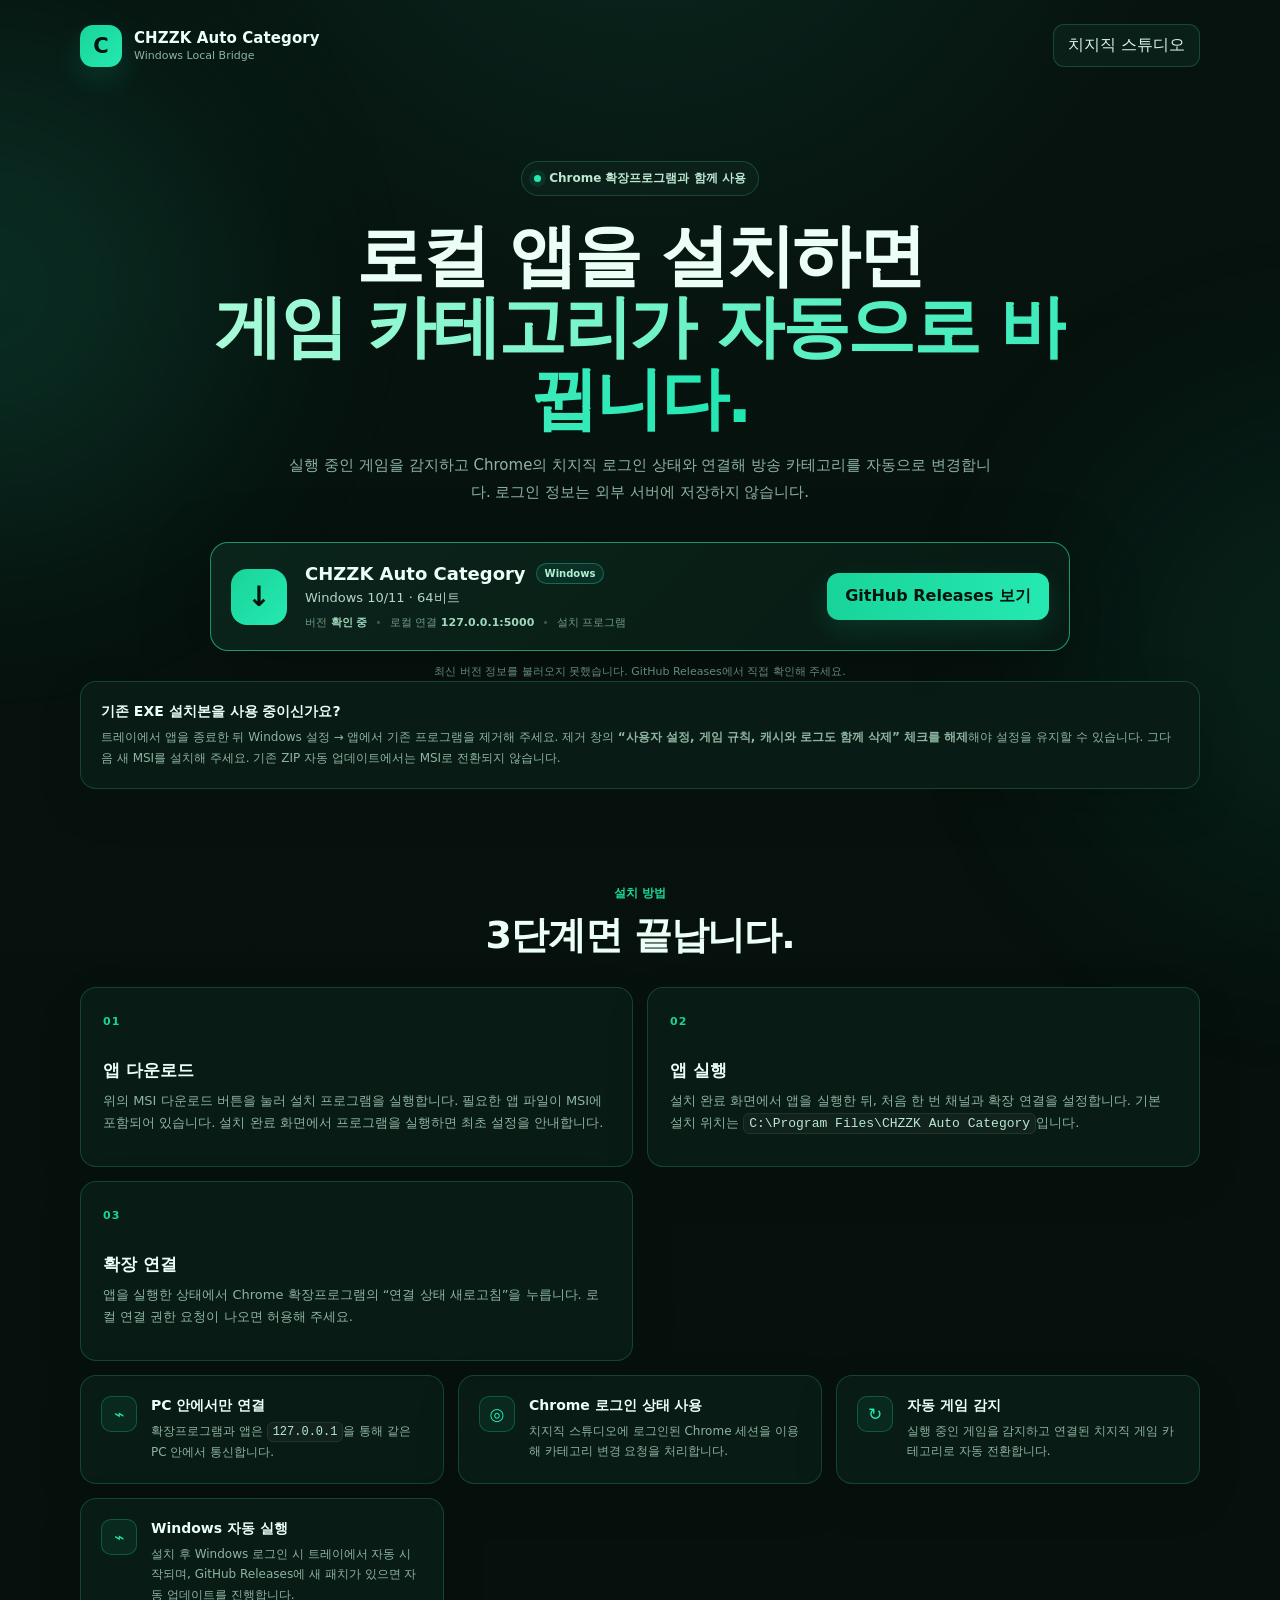
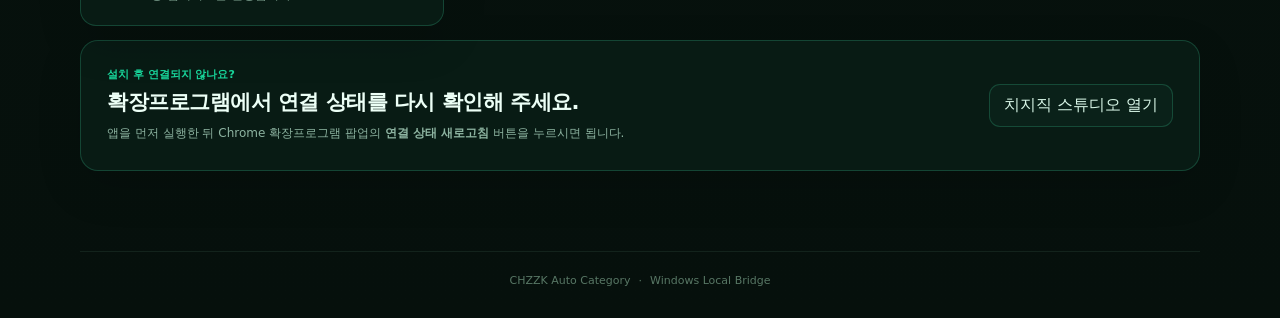
<file: download/index.html>
<!doctype html>
<html lang="ko">
<head>
  <meta charset="utf-8">
  <meta name="viewport" content="width=device-width, initial-scale=1">
  <meta name="theme-color" content="#07130f">
  <meta name="description" content="CHZZK Auto Category Windows 앱 다운로드">
  <title>CHZZK Auto Category 다운로드</title>
  <link rel="stylesheet" href="style.css">
</head>
<body>
  <div class="glow glow-one"></div>
  <div class="glow glow-two"></div>

  <header class="topbar">
    <a class="brand" href="/" aria-label="CHZZK Auto Category 홈">
      <span class="brand-mark">C</span>
      <span class="brand-copy">
        <strong>CHZZK Auto Category</strong>
        <small>Windows Local Bridge</small>
      </span>
    </a>
    <a class="ghost-link" href="https://studio.chzzk.naver.com/" target="_blank" rel="noreferrer">치지직 스튜디오</a>
  </header>

  <main class="page-shell">
    <section class="hero">
      <div class="eyebrow"><span class="dot"></span> Chrome 확장프로그램과 함께 사용</div>
      <h1>로컬 앱을 설치하면<br><span>게임 카테고리가 자동으로 바뀝니다.</span></h1>
      <p class="hero-copy">
        실행 중인 게임을 감지하고 Chrome의 치지직 로그인 상태와 연결해 방송 카테고리를 자동으로 변경합니다.
        로그인 정보는 외부 서버에 저장하지 않습니다.
      </p>

      <div class="download-card">
        <div class="download-icon" aria-hidden="true">↓</div>
        <div class="download-copy">
          <div class="download-title-row">
            <h2>CHZZK Auto Category</h2>
            <span class="badge">Windows</span>
          </div>
          <p>Windows 10/11 · 64비트</p>
          <div class="meta">
            <span>버전 <strong id="versionText">확인 중</strong></span>
            <span class="separator">•</span>
            <span>로컬 연결 <strong>127.0.0.1:5000</strong></span>
            <span class="separator">•</span>
            <span id="sizeText">설치 프로그램</span>
          </div>
        </div>
        <a id="downloadButton" class="download-button" href="https://github.com/chzzk-dev/CHZZK-Auto-Category/releases">
          MSI 다운로드
        </a>
      </div>

      <p class="download-note">
        <span id="releaseState">GitHub Releases에서 최신 Windows 설치 파일을 확인하고 있습니다.</span>
      </p>
    </section>

    <section class="info-card" aria-labelledby="migration-title">
      <div>
        <h3 id="migration-title">기존 EXE 설치본을 사용 중이신가요?</h3>
        <p>트레이에서 앱을 종료한 뒤 Windows 설정 → 앱에서 기존 프로그램을 제거해 주세요.
          제거 창의 <strong>“사용자 설정, 게임 규칙, 캐시와 로그도 함께 삭제” 체크를 해제</strong>해야 설정을 유지할 수 있습니다.
          그다음 새 MSI를 설치해 주세요. 기존 ZIP 자동 업데이트에서는 MSI로 전환되지 않습니다.</p>
      </div>
    </section>

    <section class="steps" aria-labelledby="steps-title">
      <div class="section-heading">
        <p>설치 방법</p>
        <h2 id="steps-title">3단계면 끝납니다.</h2>
      </div>

      <div class="step-grid">
        <article class="step-card">
          <span class="step-number">01</span>
          <h3>앱 다운로드</h3>
          <p>위의 MSI 다운로드 버튼을 눌러 설치 프로그램을 실행합니다. 필요한 앱 파일이 MSI에 포함되어 있습니다. 설치 완료 화면에서 프로그램을 실행하면 최초 설정을 안내합니다.</p>
        </article>
        <article class="step-card">
          <span class="step-number">02</span>
          <h3>앱 실행</h3>
          <p>설치 완료 화면에서 앱을 실행한 뒤, 처음 한 번 채널과 확장 연결을 설정합니다. 기본 설치 위치는 <code>C:\Program Files\CHZZK Auto Category</code>입니다.</p>
        </article>
        <article class="step-card">
          <span class="step-number">03</span>
          <h3>확장 연결</h3>
          <p>앱을 실행한 상태에서 Chrome 확장프로그램의 “연결 상태 새로고침”을 누릅니다. 로컬 연결 권한 요청이 나오면 허용해 주세요.</p>
        </article>
      </div>
    </section>

    <section class="info-grid">
      <article class="info-card">
        <div class="info-icon">⌁</div>
        <div>
          <h3>PC 안에서만 연결</h3>
          <p>확장프로그램과 앱은 <code>127.0.0.1</code>을 통해 같은 PC 안에서 통신합니다.</p>
        </div>
      </article>
      <article class="info-card">
        <div class="info-icon">◎</div>
        <div>
          <h3>Chrome 로그인 상태 사용</h3>
          <p>치지직 스튜디오에 로그인된 Chrome 세션을 이용해 카테고리 변경 요청을 처리합니다.</p>
        </div>
      </article>
      <article class="info-card">
        <div class="info-icon">↻</div>
        <div>
          <h3>자동 게임 감지</h3>
          <p>실행 중인 게임을 감지하고 연결된 치지직 게임 카테고리로 자동 전환합니다.</p>
        </div>
      </article>
      <article class="info-card">
        <div class="info-icon">⌁</div>
        <div>
          <h3>Windows 자동 실행</h3>
          <p>설치 후 Windows 로그인 시 트레이에서 자동 시작되며, GitHub Releases에 새 패치가 있으면 자동 업데이트를 진행합니다.</p>
        </div>
      </article>
    </section>

    <section class="help-card">
      <div>
        <p class="help-kicker">설치 후 연결되지 않나요?</p>
        <h2>확장프로그램에서 연결 상태를 다시 확인해 주세요.</h2>
        <p>앱을 먼저 실행한 뒤 Chrome 확장프로그램 팝업의 <strong>연결 상태 새로고침</strong> 버튼을 누르시면 됩니다.</p>
      </div>
      <a class="secondary-button" href="https://studio.chzzk.naver.com/" target="_blank" rel="noreferrer">치지직 스튜디오 열기</a>
    </section>
  </main>

  <footer>
    <span>CHZZK Auto Category</span>
    <span>·</span>
    <span>Windows Local Bridge</span>
  </footer>

  <script src="app.js"></script>
</body>
</html>
</file>
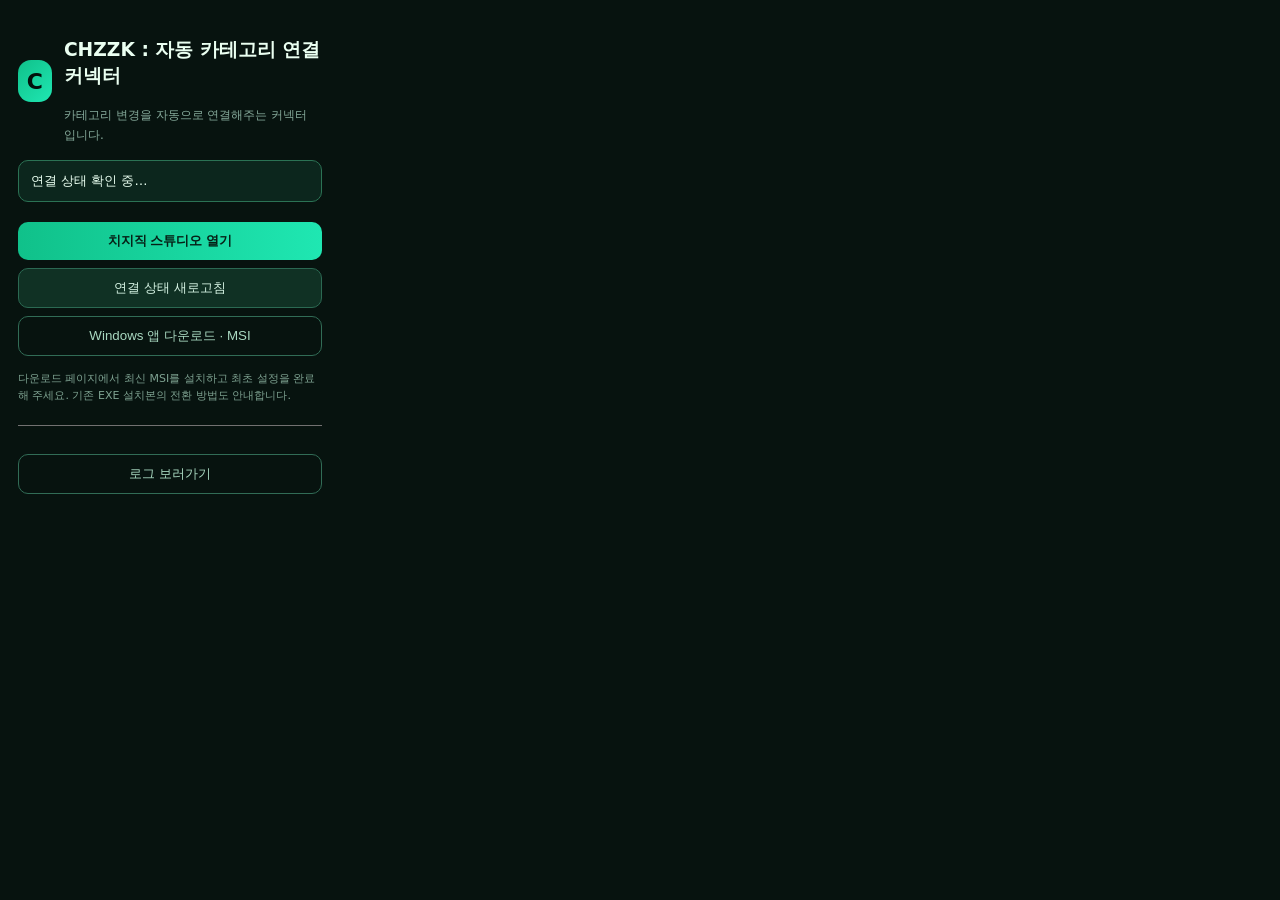
<file: extension/popup.html>
<!doctype html>
<html lang="ko">
<head>
  <meta charset="utf-8">
  <meta name="viewport" content="width=device-width, initial-scale=1">
  <title>CHZZK : 자동 카테고리 연결 커넥터</title>
  <link rel="stylesheet" href="popup.css">
</head>
<body>
  <main>
    <div class="brand">
      <div class="logo">C</div>
      <div>
        <h3>CHZZK : 자동 카테고리 연결 커넥터</h3>
        <p>카테고리 변경을 자동으로 연결해주는 커넥터</p>
        <p>입니다.</p>
      </div>
    </div>


    <div class="status" id="status">연결 상태 확인 중…</div>

    <button id="studio" class="primary">치지직 스튜디오 열기</button>
    <button id="refresh">연결 상태 새로고침</button>
    <button id="downloadApp" class="download">Windows 앱 다운로드 · MSI</button>
    <p class="hint">다운로드 페이지에서 최신 MSI를 설치하고 최초 설정을 완료해 주세요. 기존 EXE 설치본의 전환 방법도 안내합니다.</p>
    <hr style="margin: 20px 0; border: none; border-top: 1px solid #727171;">
    <button id="log" class="download">로그 보러가기</button>
  </main>
  <script src="popup.js"></script>
</body>
</html>
</file>
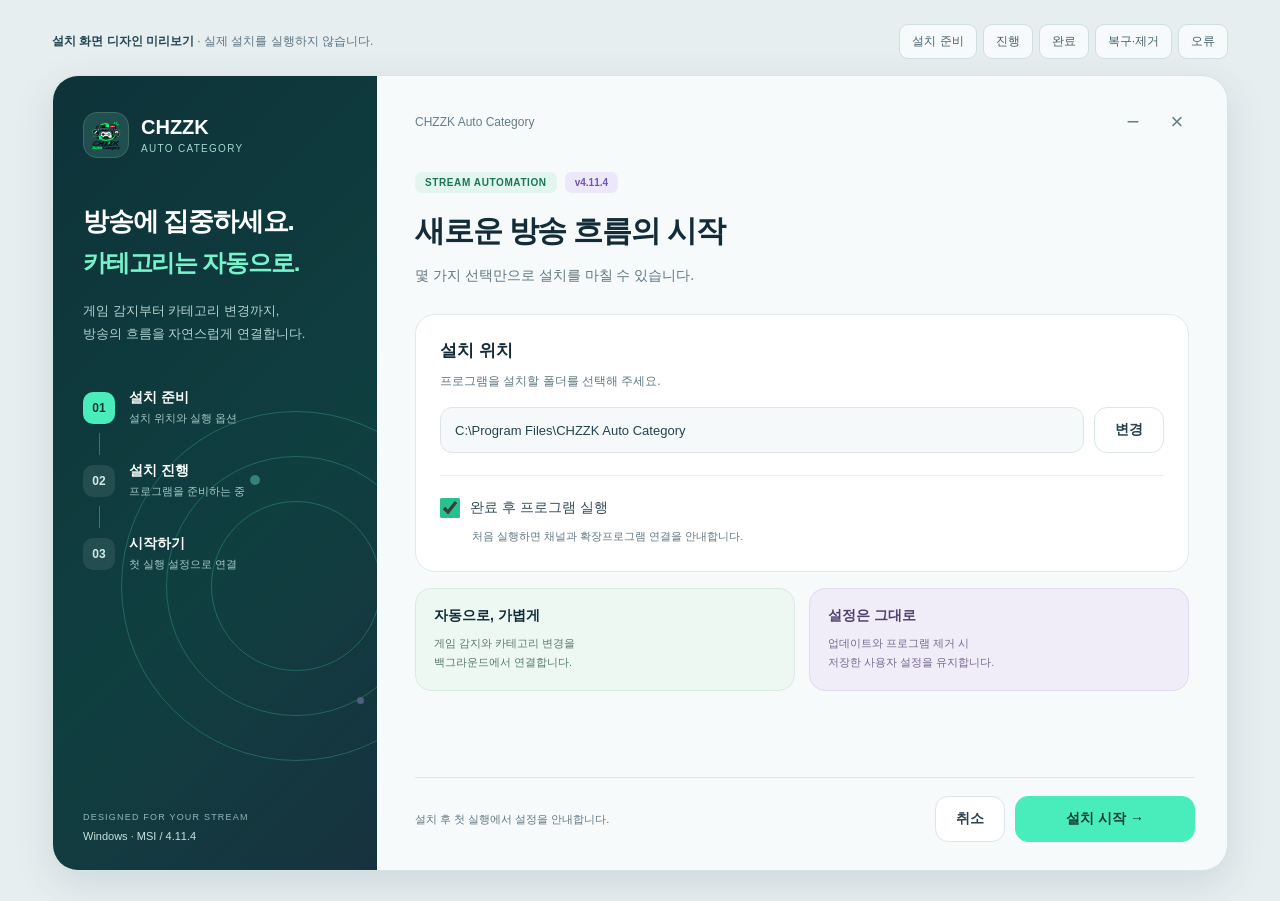
<file: installer/modern-ui/design-preview.html>
<!doctype html>
<html lang="ko">
<head>
<meta charset="utf-8">
<meta name="viewport" content="width=device-width,initial-scale=1">
<title>CHZZK 설치 화면 디자인 미리보기</title>
<style>
*{box-sizing:border-box}body{margin:0;background:#e7eef0;color:#132c37;font-family:"Malgun Gothic","Noto Sans KR",sans-serif;font-size:14px}button,input{font:inherit}button{cursor:pointer}button:focus-visible,input:focus-visible{outline:3px solid #9076df;outline-offset:3px}.preview-toolbar{width:1176px;margin:24px auto 16px;display:flex;justify-content:space-between;align-items:center;gap:20px;color:#5c7480;font-size:12px}.preview-toolbar strong{color:#234753}.tabs{display:flex;gap:6px}.tabs button{padding:8px 12px;background:#f7fafb;border:1px solid #cfdee2;border-radius:9px;color:#46626d}.tabs button:hover{background:#fff}.shell{width:1176px;height:796px;display:grid;grid-template-columns:324px 1fr;margin:0 auto 30px;border:1px solid #d3e5e4;border-radius:26px;background:#f6fafb;box-shadow:0 12px 38px #183f4020;overflow:hidden}.sidebar{position:relative;background:linear-gradient(135deg,#0d3339,#103f40 60%,#17323e);padding:36px 30px 28px;overflow:hidden;display:flex;flex-direction:column}.brand{display:flex;gap:12px;align-items:center;z-index:1}.logo{height:46px;width:46px;border-radius:14px;background:#214f50;border:1px solid #3b6b62;display:grid;place-items:center}.logo img{width:32px;height:32px}.brand-name{font-size:20px;font-weight:800;color:white}.brand-sub{font-size:10px;color:#a4d8ce;letter-spacing:1.3px;margin-top:4px}.hero{margin-top:46px;z-index:1}.hero h2{font-size:26px;margin:0;font-weight:800;color:white;letter-spacing:-1.2px}.hero h2 span{display:block;color:#78f3cc;font-size:24px;margin-top:8px}.hero p{font-size:13px;line-height:23px;color:#b4d2d0;margin:20px 0 0}.steps{margin-top:44px;z-index:1}.step{display:flex;gap:14px;align-items:center}.step .number{width:32px;height:32px;border-radius:10px;background:#244d50;color:#d0ebe5;display:grid;place-items:center;font-size:12px;font-weight:800}.step.active .number{background:#49edbb;color:#0d3930}.step strong{color:white;font-size:14px}.step small{display:block;color:#a6c9c6;font-size:11px;margin-top:4px}.connector{width:1px;height:22px;background:#476e69;margin:7px 0 7px 16px}.orbits{position:absolute;left:68px;top:335px;width:350px;height:350px;opacity:.35;pointer-events:none}.orbit{position:absolute;inset:0;border:1px solid #45b995;border-radius:50%}.orbit:nth-child(2){inset:45px}.orbit:nth-child(3){inset:90px}.dot{width:10px;height:10px;background:#80ffda;border-radius:50%;position:absolute;left:129px;top:64px}.dot:last-child{width:7px;height:7px;background:#bba7ff;left:236px;top:286px}.side-footer{margin-top:auto;z-index:1;color:#c7e2dc;font-size:11px}.side-footer small{display:block;font-size:9px;color:#8dbab6;letter-spacing:1.2px;margin-bottom:8px}.main{padding:24px 32px 28px 38px;display:flex;flex-direction:column;min-width:0}.titlebar{height:44px;display:flex;justify-content:space-between;align-items:center;color:#677f88;font-size:12px}.window-buttons{display:flex;gap:8px}.window-buttons button{background:none;border:0;color:#677f88;width:36px;height:32px;font-size:22px;border-radius:10px}.window-buttons button:hover{background:#e6edef}.header{margin:28px 0 26px}.badges{display:flex;gap:8px}.badge{background:#e3f5ef;color:#187755;font-size:10px;font-weight:800;letter-spacing:.6px;padding:5px 10px;border-radius:7px}.badge.version{background:#ece8fa;color:#7252b6;letter-spacing:0}.header h1{font-size:30px;line-height:1.4;font-weight:800;margin:17px 0 0;letter-spacing:-1.2px}.header p{color:#607782;margin:12px 0 0;font-size:14px;line-height:1.7}.content{flex:1;overflow:auto;padding-right:6px}.card{background:white;border:1px solid #e0e9ed;border-radius:20px;padding:24px}.card h3{font-size:17px;margin:0;font-weight:800}.help{font-size:12px;color:#607782;margin:9px 0 16px;line-height:1.7}.path-row{display:flex;gap:10px}.path-row input{flex:1;min-width:0;padding:14px;border:1px solid #dce6e9;border-radius:12px;background:#f5f9fa;color:#27434e;font-size:13px}.button{background:white;color:#27434e;border:1px solid #dce6e9;padding:12px 20px;border-radius:13px;font-weight:700;min-height:46px}.button:hover{filter:brightness(.97)}.button.primary{background:#49edbb;border-color:#49edbb;color:#10392e;min-width:180px}.button.danger{background:#fad9e1;border-color:#fad9e1;color:#9f3050}.rule{height:1px;background:#eaf0f2;margin:22px 0 22px}.check-row{display:flex;gap:10px;align-items:center;color:#344d59}.check-row input{accent-color:#27c18e;width:20px;height:20px;margin:0}.check-help{font-size:11px;color:#607782;margin:9px 0 0 32px;line-height:1.8}.features{display:grid;grid-template-columns:1fr 1fr;gap:14px;margin-top:16px}.feature{padding:18px;border-radius:16px;border:1px solid #d8ece1;background:#edf8f3}.feature strong{font-size:14px}.feature p{font-size:11px;line-height:19px;color:#59776d;margin:9px 0 0}.feature.purple{background:#f0edf9;border-color:#e1daf1;color:#51416e}.feature.purple p{color:#75698d}.maintenance{display:flex;gap:10px;margin-top:18px}.maintenance button:last-child{color:#ab3655;border-color:#e9cbd4}.footer{border-top:1px solid #dde8eb;padding-top:18px;margin-top:24px;display:flex;align-items:center;justify-content:space-between;gap:16px}.footer small{color:#607782;font-size:11px;line-height:1.7}.footer-actions{display:flex;gap:10px;flex-shrink:0}.progress-header{display:flex;justify-content:space-between;gap:12px;font-size:18px;font-weight:800}.percent{color:#178262}.track{height:10px;border-radius:5px;background:#e9f1ef;margin-top:28px;overflow:hidden}.fill{height:100%;width:62%;background:linear-gradient(90deg,#32dca5,#79ecc7);transition:width .25s;border-radius:5px}.current-action{font-size:13px;color:#607782;margin-top:20px}.info-box{background:#f4f8f9;border-radius:12px;padding:16px;margin-top:28px;line-height:1.8;font-size:12px}.info-box small{color:#607782;display:block;font-size:11px;margin-bottom:7px}.progress-note{color:#607782;font-size:12px;margin:18px 4px}.glyph{width:60px;height:60px;border-radius:20px;background:#dcf8ea;color:#12845a;display:grid;place-items:center;font-size:30px;font-weight:800}.result-title{font-size:23px;font-weight:800;margin-top:22px}.result-desc{color:#607782;line-height:24px;margin-top:14px}.error-glyph{background:#fae5eb;color:#b63e5c}[hidden]{display:none!important}.preview-message{display:none;color:#a43b56;font-size:11px;margin:12px 0 0}.shell[data-stage="progress"] .step:nth-of-type(3) .number,.shell[data-stage="completed"] .step .number{background:#49edbb;color:#0d3930}@media(max-width:1210px){body{overflow-x:auto}.preview-toolbar,.shell{margin-left:16px;margin-right:16px}}
</style>
</head>
<body>
<div class="preview-toolbar"><div><strong>설치 화면 디자인 미리보기</strong> · 실제 설치를 실행하지 않습니다.</div><div class="tabs"><button data-preview="setup">설치 준비</button><button data-preview="progress">진행</button><button data-preview="completed">완료</button><button data-preview="maintenance">복구·제거</button><button data-preview="failed">오류</button></div></div>
<div class="shell" data-stage="setup">
<aside class="sidebar">
<div class="brand"><div class="logo"><img id="app-icon" alt="앱 로고"></div><div><div class="brand-name">CHZZK</div><div class="brand-sub">AUTO CATEGORY</div></div></div>
<div class="hero"><h2>방송에 집중하세요.<span>카테고리는 자동으로.</span></h2><p>게임 감지부터 카테고리 변경까지,<br>방송의 흐름을 자연스럽게 연결합니다.</p></div>
<div class="steps"><div class="step active"><div class="number">01</div><div><strong>설치 준비</strong><small>설치 위치와 실행 옵션</small></div></div><div class="connector"></div><div class="step" id="step-two"><div class="number">02</div><div><strong>설치 진행</strong><small>프로그램을 준비하는 중</small></div></div><div class="connector"></div><div class="step" id="step-three"><div class="number">03</div><div><strong>시작하기</strong><small>첫 실행 설정으로 연결</small></div></div></div>
<div class="orbits"><div class="orbit"></div><div class="orbit"></div><div class="orbit"></div><div class="dot"></div><div class="dot"></div></div>
<div class="side-footer"><small>DESIGNED FOR YOUR STREAM</small>Windows · MSI / 4.11.4</div>
</aside>
<main class="main">
<div class="titlebar"><span>CHZZK Auto Category</span><div class="window-buttons"><button title="미리보기에서는 최소화하지 않습니다" aria-label="최소화">−</button><button id="close-preview" title="설치 준비 화면으로 돌아가기" aria-label="닫기">×</button></div></div>
<header class="header"><div class="badges"><span class="badge">STREAM AUTOMATION</span><span class="badge version">v4.11.4</span></div><h1 id="page-title">새로운 방송 흐름의 시작</h1><p id="page-desc">몇 가지 선택만으로 설치를 마칠 수 있습니다.</p></header>
<div class="content">
<section id="options-panel"><div class="card"><h3>설치 위치</h3><p class="help" id="folder-desc">프로그램을 설치할 폴더를 선택해 주세요.</p><div class="path-row"><input id="folder" aria-label="설치 위치" value="C:\Program Files\CHZZK Auto Category"><button class="button" id="browse">변경</button></div><p class="preview-message" id="browse-note">디자인 미리보기입니다. 설치 경로는 입력칸에서 변경해 보실 수 있습니다.</p><div class="rule"></div><label class="check-row" id="launch-option"><input id="launch" type="checkbox" checked>완료 후 프로그램 실행</label><p class="check-help" id="launch-help">처음 실행하면 채널과 확장프로그램 연결을 안내합니다.</p></div><div class="features"><div class="feature"><strong>자동으로, 가볍게</strong><p>게임 감지와 카테고리 변경을<br>백그라운드에서 연결합니다.</p></div><div class="feature purple"><strong>설정은 그대로</strong><p>업데이트와 프로그램 제거 시<br>저장한 사용자 설정을 유지합니다.</p></div></div><div class="maintenance" id="maintenance-options" hidden><button class="button" id="repair">프로그램 복구</button><button class="button" id="remove">프로그램 제거</button></div></section>
<section id="progress-panel" hidden><div class="card" style="padding:28px"><div class="progress-header"><span id="progress-title">프로그램을 설치하고 있습니다</span><span class="percent" id="percent">62%</span></div><div class="track"><div class="fill" id="fill"></div></div><div class="current-action" id="action">프로그램 파일을 설치하고 있습니다.</div><div class="info-box"><small>설치 위치</small><span id="progress-folder"></span></div></div><p class="progress-note">Windows 권한 확인 창이 나타나면 설치를 허용해 주세요.</p></section>
<section id="result-panel" hidden><div class="card" style="padding:30px"><div class="glyph" id="result-glyph">✓</div><div class="result-title" id="result-title">설치가 완료되었습니다</div><div class="result-desc" id="result-desc"></div><div class="info-box" id="result-detail"></div></div></section>
</div>
<footer class="footer"><small id="footer-note">설치 후 첫 실행에서 설정을 안내합니다.</small><div class="footer-actions"><button class="button" id="cancel">취소</button><button class="button primary" id="primary">설치 시작 &nbsp;→</button></div></footer>
</main>
</div>
<script>
'use strict';
const $=id=>document.getElementById(id);let stage='setup',operation='install',timer=null;
const asset='[data-uri]';$('app-icon').src=asset;
function show(screen){
 if(timer){clearInterval(timer);timer=null;}stage=screen;document.querySelector('.shell').dataset.stage=screen;
 const options=['setup','maintenance','remove'].includes(screen),progress=screen==='progress';
 $('options-panel').hidden=!options;$('progress-panel').hidden=!progress;$('result-panel').hidden=options||progress;
 $('maintenance-options').hidden=!['maintenance','remove'].includes(screen);
 $('primary').hidden=progress;$('cancel').hidden=!options&&!progress;
 $('folder').readOnly=['maintenance','remove'].includes(screen);$('browse').disabled=$('folder').readOnly;
 $('launch-option').hidden=screen==='remove';$('launch-help').hidden=screen==='remove';
 $('primary').classList.toggle('danger',screen==='remove');
 $('step-two').classList.toggle('active',progress||!options);$('step-three').classList.toggle('active',!options&&!progress);
 $('browse-note').style.display='none';
 $('progress-folder').textContent=$('folder').value;
 $('folder-desc').textContent=$('folder').readOnly?'기존 설치 위치를 사용합니다. 사용자 설정은 유지됩니다.':'프로그램을 설치할 폴더를 선택해 주세요.';
 $('footer-note').textContent=screen==='remove'?'확장프로그램은 Chrome에서 별도로 제거합니다.':progress?'사용자 설정과 게임 규칙은 유지됩니다.':'설치 후 첫 실행에서 설정을 안내합니다.';
 if(options){operation=screen==='remove'?'remove':screen==='maintenance'?'repair':'install';$('page-title').textContent=screen==='remove'?'프로그램을 제거할까요?':screen==='maintenance'?'필요한 작업을 선택하세요':'새로운 방송 흐름의 시작';$('page-desc').textContent=screen==='remove'?'프로그램 파일만 제거합니다. 저장한 설정과 게임 규칙은 유지됩니다.':screen==='maintenance'?'설치된 프로그램을 복구하거나 제거할 수 있습니다.':'몇 가지 선택만으로 설치를 마칠 수 있습니다.';$('primary').textContent=screen==='remove'?'제거 시작  →':screen==='maintenance'?'복구 시작  →':'설치 시작  →';}
 else if(progress){$('page-title').textContent=operation==='remove'?'프로그램을 정리하고 있습니다':'방송 준비를 마무리하고 있습니다';$('page-desc').textContent='현재 작업이 끝날 때까지 잠시 기다려 주세요.';$('progress-title').textContent=operation==='remove'?'프로그램을 제거하고 있습니다':operation==='repair'?'프로그램을 복구하고 있습니다':'프로그램을 설치하고 있습니다';setProgress(62);}
 else{const ok=screen==='completed';$('page-title').textContent=ok?'다음 방송을 위한 준비':'작업 결과를 확인해 주세요';$('page-desc').textContent='';$('result-glyph').textContent=ok?'✓':'!';$('result-glyph').classList.toggle('error-glyph',!ok);$('result-title').textContent=ok?(operation==='remove'?'프로그램 제거가 완료되었습니다':operation==='repair'?'프로그램 복구가 완료되었습니다':'설치가 완료되었습니다'):screen==='canceled'?'작업을 취소했습니다':'작업을 완료하지 못했습니다';$('result-desc').textContent=ok?(operation==='remove'?'저장한 설정과 게임 규칙은 유지했습니다. 다시 설치하면 이어서 사용할 수 있습니다.':'이제 방송에 집중하세요. 처음 실행하면 채널과 확장프로그램 연결을 안내합니다.'):screen==='canceled'?'Windows Installer가 변경 사항을 되돌렸습니다. 필요할 때 MSI를 다시 실행해 주세요.':'완료 결과를 확인하지 못했거나 설치 중 오류가 발생했습니다. 설치 로그를 확인한 뒤 다시 시도해 주세요.';$('result-detail').textContent=ok?'설치 위치 · '+$('folder').value:'설치 로그 · %TEMP%\\Msi*.log';$('primary').textContent=ok&&operation!=='remove'&&$('launch').checked?'시작하기  →':'닫기';$('footer-note').textContent='CHZZK Auto Category';}
}
function setProgress(value){$('percent').textContent=value+'%';$('fill').style.width=value+'%';}
document.querySelectorAll('[data-preview]').forEach(button=>button.addEventListener('click',()=>{operation='install';show(button.dataset.preview);}));
$('browse').onclick=()=>{$('browse-note').style.display='block';$('folder').focus();};$('repair').onclick=()=>show('maintenance');$('remove').onclick=()=>show('remove');$('close-preview').onclick=()=>show('setup');
$('cancel').onclick=()=>show(stage==='progress'?'canceled':'setup');
$('primary').onclick=()=>{if(['setup','maintenance','remove'].includes(stage)){show('progress');let value=0;setProgress(value);timer=setInterval(()=>{value=Math.min(100,value+5);setProgress(value);if(value===100)show('completed');},120);}else show('setup');};
show('setup');
</script>
</body>
</html>
</file>
<file: download/style.css>
:root {
  color-scheme: dark;
  font-family: Pretendard, "Noto Sans KR", "Malgun Gothic", system-ui, -apple-system, BlinkMacSystemFont, "Segoe UI", sans-serif;
  --bg: #06100c;
  --panel: rgba(10, 29, 22, 0.88);
  --panel-strong: #0c251c;
  --line: rgba(63, 211, 154, 0.23);
  --line-strong: rgba(45, 231, 170, 0.58);
  --text: #ecfff6;
  --muted: #8db4a1;
  --accent: #18d49a;
  --accent-2: #25e9b1;
  --shadow: 0 20px 70px rgba(0, 0, 0, 0.28);
}

* { box-sizing: border-box; }

html { scroll-behavior: smooth; }

body {
  margin: 0;
  min-height: 100vh;
  overflow-x: hidden;
  background:
    radial-gradient(circle at 50% -10%, rgba(31, 231, 178, 0.10), transparent 34rem),
    linear-gradient(180deg, #07130f 0%, #06100c 100%);
  color: var(--text);
}

a { color: inherit; text-decoration: none; }

button, a { -webkit-tap-highlight-color: transparent; }

.glow {
  position: fixed;
  width: 30rem;
  height: 30rem;
  border-radius: 999px;
  filter: blur(110px);
  pointer-events: none;
  opacity: .12;
}

.glow-one { background: #1fe7b2; top: 3rem; left: -16rem; }
.glow-two { background: #0b8f67; right: -18rem; top: 26rem; }

.topbar {
  position: relative;
  z-index: 2;
  width: min(1120px, calc(100% - 32px));
  margin: 0 auto;
  padding: 24px 0;
  display: flex;
  align-items: center;
  justify-content: space-between;
  gap: 16px;
}

.brand {
  display: inline-flex;
  align-items: center;
  gap: 12px;
}

.brand-mark {
  display: grid;
  place-items: center;
  width: 42px;
  height: 42px;
  border-radius: 13px;
  background: linear-gradient(135deg, var(--accent), var(--accent-2));
  color: #03120c;
  font-size: 21px;
  font-weight: 900;
  box-shadow: 0 12px 30px rgba(31, 231, 178, 0.14);
}

.brand-copy { display: flex; flex-direction: column; gap: 2px; }
.brand-copy strong { font-size: 15px; letter-spacing: .1px; }
.brand-copy small { color: var(--muted); font-size: 11px; }

.ghost-link,
.secondary-button {
  border: 1px solid var(--line);
  border-radius: 11px;
  background: rgba(12, 37, 28, .72);
  padding: 10px 14px;
  color: #d7f5e6;
  transition: .18s ease;
}

.ghost-link:hover,
.secondary-button:hover {
  border-color: var(--line-strong);
  background: rgba(17, 53, 39, .95);
  transform: translateY(-1px);
}

.page-shell {
  position: relative;
  z-index: 1;
  width: min(1120px, calc(100% - 32px));
  margin: 0 auto;
  padding: 70px 0 80px;
}

.hero { max-width: 900px; margin: 0 auto; text-align: center; }

.eyebrow {
  display: inline-flex;
  align-items: center;
  gap: 8px;
  border: 1px solid var(--line);
  border-radius: 999px;
  padding: 8px 12px;
  background: rgba(12, 37, 28, .60);
  color: #bce7d2;
  font-size: 12px;
  font-weight: 700;
}

.dot {
  width: 7px;
  height: 7px;
  border-radius: 50%;
  background: var(--accent-2);
  box-shadow: 0 0 0 5px rgba(31, 231, 178, .09);
}

h1 {
  margin: 24px 0 18px;
  font-size: clamp(36px, 6vw, 68px);
  line-height: 1.05;
  letter-spacing: -2.4px;
}

h1 span {
  background: linear-gradient(90deg, #a8fbd8, #1fe7b2);
  -webkit-background-clip: text;
  background-clip: text;
  color: transparent;
}

.hero-copy {
  max-width: 720px;
  margin: 0 auto;
  color: var(--muted);
  font-size: 15px;
  line-height: 1.8;
}

.download-card {
  margin: 36px auto 0;
  max-width: 860px;
  display: grid;
  grid-template-columns: auto minmax(0, 1fr) auto;
  align-items: center;
  gap: 18px;
  padding: 20px;
  text-align: left;
  border: 1px solid var(--line-strong);
  border-radius: 18px;
  background: linear-gradient(135deg, rgba(11, 38, 28, .96), rgba(8, 27, 20, .92));
  box-shadow: var(--shadow);
}

.download-icon {
  display: grid;
  place-items: center;
  width: 56px;
  height: 56px;
  border-radius: 16px;
  background: linear-gradient(135deg, var(--accent), var(--accent-2));
  color: #05150e;
  font-size: 28px;
  font-weight: 900;
}

.download-title-row { display: flex; align-items: center; gap: 10px; flex-wrap: wrap; }
.download-copy h2 { margin: 0; font-size: 18px; }
.download-copy p { margin: 5px 0 8px; color: #b4d6c6; font-size: 13px; }
.meta { display: flex; align-items: center; gap: 8px; color: #729986; font-size: 11px; flex-wrap: wrap; }
.meta strong { color: #9fd8bd; font-weight: 600; }
.separator { opacity: .45; }

.badge {
  border: 1px solid rgba(31, 231, 178, .34);
  border-radius: 999px;
  padding: 4px 8px;
  color: #aef2d3;
  background: rgba(31, 231, 178, .08);
  font-size: 10px;
  font-weight: 800;
}

.download-button {
  min-width: 150px;
  border-radius: 12px;
  padding: 13px 18px;
  text-align: center;
  background: linear-gradient(90deg, var(--accent), var(--accent-2));
  color: #04150e;
  font-weight: 900;
  transition: .18s ease;
  box-shadow: 0 10px 28px rgba(31, 231, 178, .12);
}

.download-button:hover { transform: translateY(-2px); filter: brightness(1.05); }
.download-button:active { transform: translateY(0); }

.download-note {
  margin: 12px auto 0;
  color: #638a76;
  font-size: 11px;
  line-height: 1.65;
}

code {
  border: 1px solid rgba(123, 179, 151, .14);
  border-radius: 6px;
  padding: 2px 5px;
  background: rgba(255, 255, 255, .035);
  color: #b9e9d2;
  font-family: "Cascadia Code", Consolas, monospace;
}

.steps { margin-top: 96px; }
.section-heading { text-align: center; margin-bottom: 26px; }
.section-heading p { margin: 0 0 8px; color: var(--accent); font-size: 12px; font-weight: 800; }
.section-heading h2 { margin: 0; font-size: clamp(25px, 4vw, 38px); letter-spacing: -1.1px; }

.step-grid {
  display: grid;
  grid-template-columns: repeat(2, 1fr);
  gap: 14px;
}

.step-card,
.info-card,
.help-card {
  border: 1px solid var(--line);
  background: var(--panel);
  box-shadow: 0 16px 45px rgba(0, 0, 0, .14);
}

.step-card {
  min-height: 180px;
  border-radius: 16px;
  padding: 22px;
}

.step-number { color: var(--accent); font-size: 11px; font-weight: 900; letter-spacing: 1px; }
.step-card h3 { margin: 30px 0 8px; font-size: 17px; }
.step-card p { margin: 0; color: var(--muted); font-size: 13px; line-height: 1.7; }

.info-grid {
  display: grid;
  grid-template-columns: repeat(3, 1fr);
  gap: 14px;
  margin-top: 14px;
}

.info-card {
  display: flex;
  gap: 14px;
  align-items: flex-start;
  border-radius: 16px;
  padding: 20px;
}

.info-icon {
  display: grid;
  place-items: center;
  width: 36px;
  height: 36px;
  flex: 0 0 36px;
  border-radius: 10px;
  border: 1px solid rgba(31, 231, 178, .25);
  background: rgba(31, 231, 178, .07);
  color: var(--accent-2);
  font-size: 17px;
}

.info-card h3 { margin: 1px 0 6px; font-size: 14px; }
.info-card p { margin: 0; color: var(--muted); font-size: 12px; line-height: 1.7; }

.help-card {
  margin-top: 14px;
  border-radius: 18px;
  padding: 26px;
  display: flex;
  align-items: center;
  justify-content: space-between;
  gap: 24px;
}

.help-kicker { margin: 0 0 6px; color: var(--accent); font-size: 11px; font-weight: 800; }
.help-card h2 { margin: 0; font-size: 21px; letter-spacing: -.5px; }
.help-card p:not(.help-kicker) { margin: 8px 0 0; color: var(--muted); font-size: 12px; line-height: 1.65; }

footer {
  width: min(1120px, calc(100% - 32px));
  margin: 0 auto;
  border-top: 1px solid rgba(113, 169, 141, .12);
  padding: 22px 0 32px;
  display: flex;
  justify-content: center;
  gap: 8px;
  color: #587765;
  font-size: 11px;
}

@media (max-width: 760px) {
  .topbar { padding-top: 16px; }
  .brand-copy small { display: none; }
  .ghost-link { font-size: 12px; padding: 9px 11px; }
  .page-shell { padding-top: 45px; }
  h1 { letter-spacing: -1.5px; }
  .download-card { grid-template-columns: auto 1fr; }
  .download-button { grid-column: 1 / -1; width: 100%; }
  .step-grid, .info-grid { grid-template-columns: 1fr; }
  .help-card { align-items: stretch; flex-direction: column; }
  .secondary-button { text-align: center; }
}
</file>
<file: extension/popup.css>
:root {
  color-scheme: dark;
  font-family: Pretendard, "Noto Sans KR", system-ui, sans-serif;
}

body {
  margin: 0;
  width: 340px;
  background: #07130f;
  color: #eafff1;
}

main {
  padding: 18px;
}

.brand {
  display: flex;
  align-items: center;
  gap: 12px;
  margin-bottom: 16px;
}

.logo {
  display: grid;
  place-items: center;
  width: 42px;
  height: 42px;
  border-radius: 13px;
  background: linear-gradient(135deg, #10c18a, #1fe7b2);
  color: #03110b;
  font-weight: 900;
  font-size: 22px;
}

h1 {
  margin: 0;
  font-size: 16px;
}

.brand p {
  margin: 3px 0 0;
  color: #85a99a;
  font-size: 12px;
}

.status {
  border: 1px solid #2b7254;
  border-radius: 10px;
  background: #0c261d;
  padding: 11px 12px;
  margin-bottom: 12px;
  font-size: 13px;
}

.status.ok {
  border-color: #2de7aa;
}

.status.error {
  border-color: #b45757;
}

button {
  width: 100%;
  border: 1px solid #2b6952;
  border-radius: 10px;
  background: #103124;
  color: #d5f3e3;
  padding: 10px 12px;
  margin-top: 8px;
  cursor: pointer;
}

button.primary {
  border: 0;
  background: linear-gradient(90deg, #10c18a, #1fe7b2);
  color: #062016;
  font-weight: 800;
}

.hint {
  margin: 14px 0 0;
  color: #7ea291;
  font-size: 11px;
  line-height: 1.55;
}


button.download {
  background: transparent;
  border-color: #316c56;
  color: #a9d9c1;
}

button.download:hover {
  background: #0f2a20;
  border-color: #42a47d;
}
</file>
